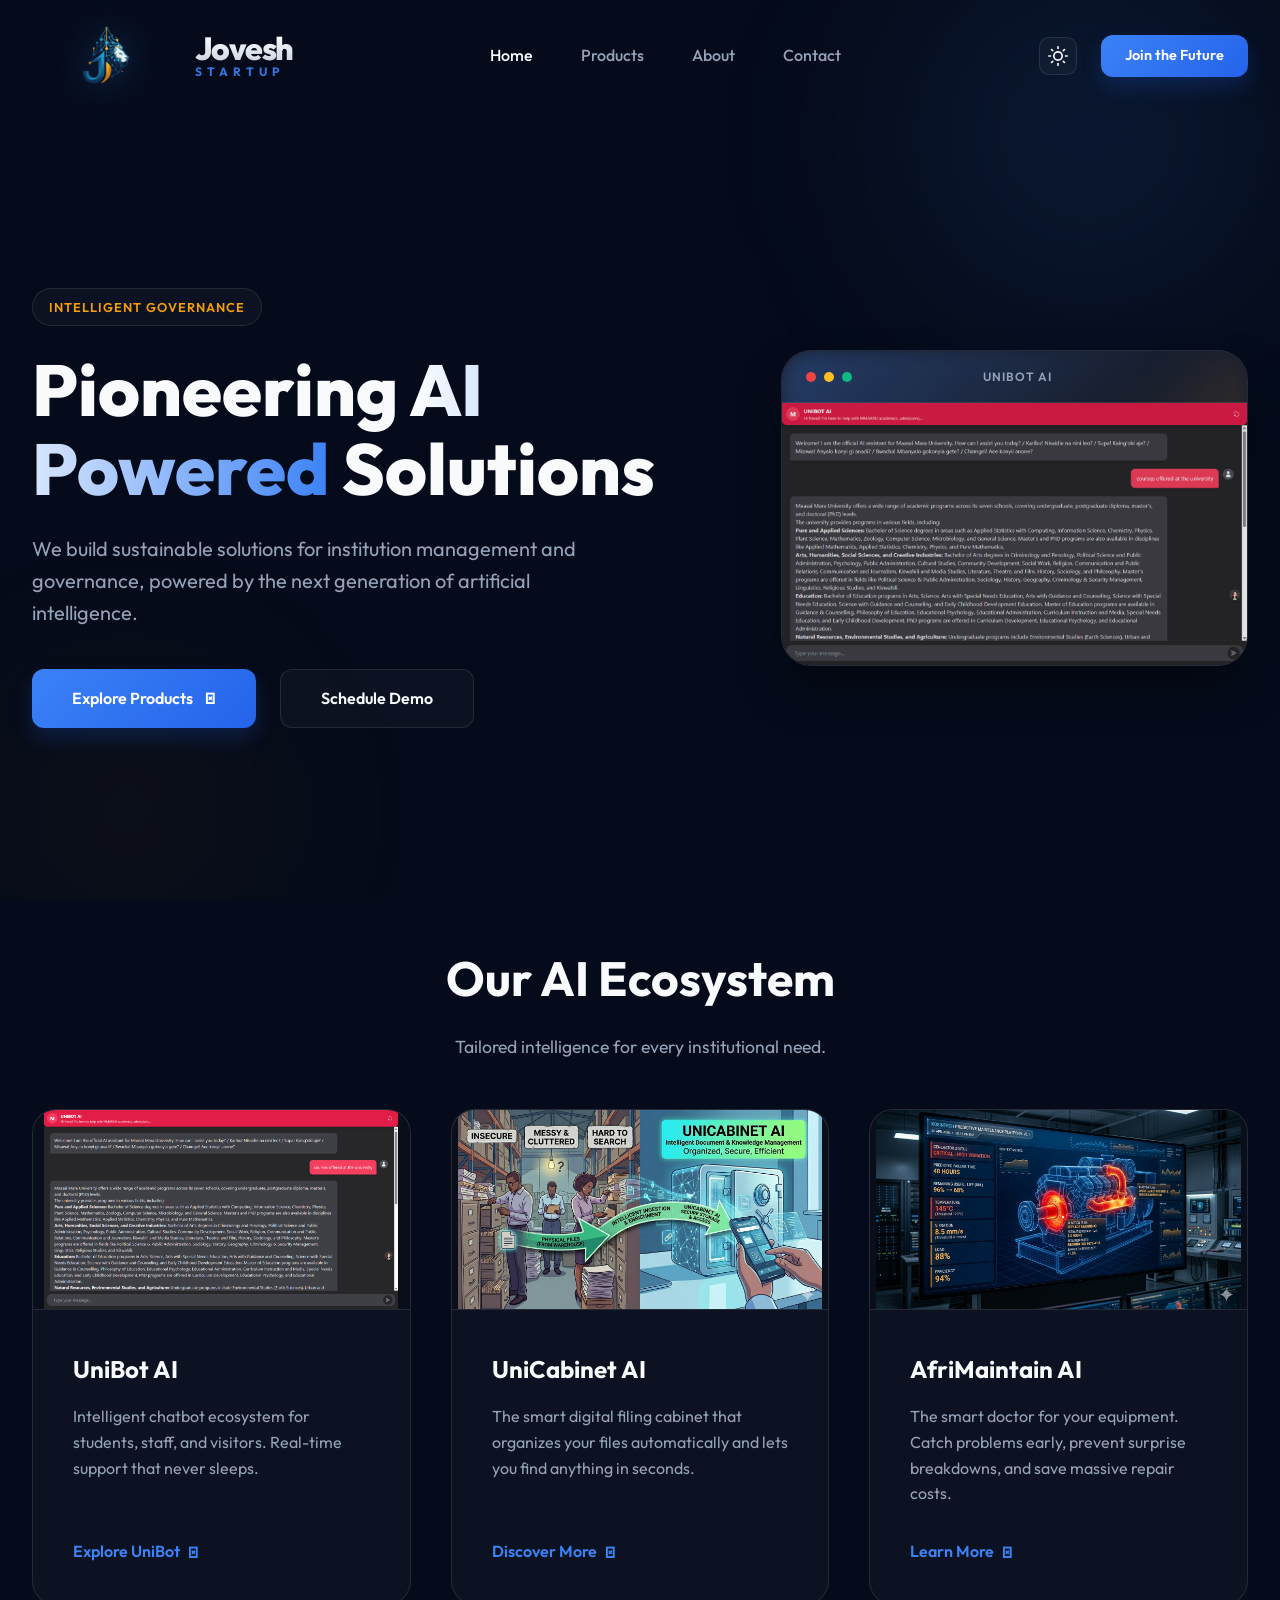
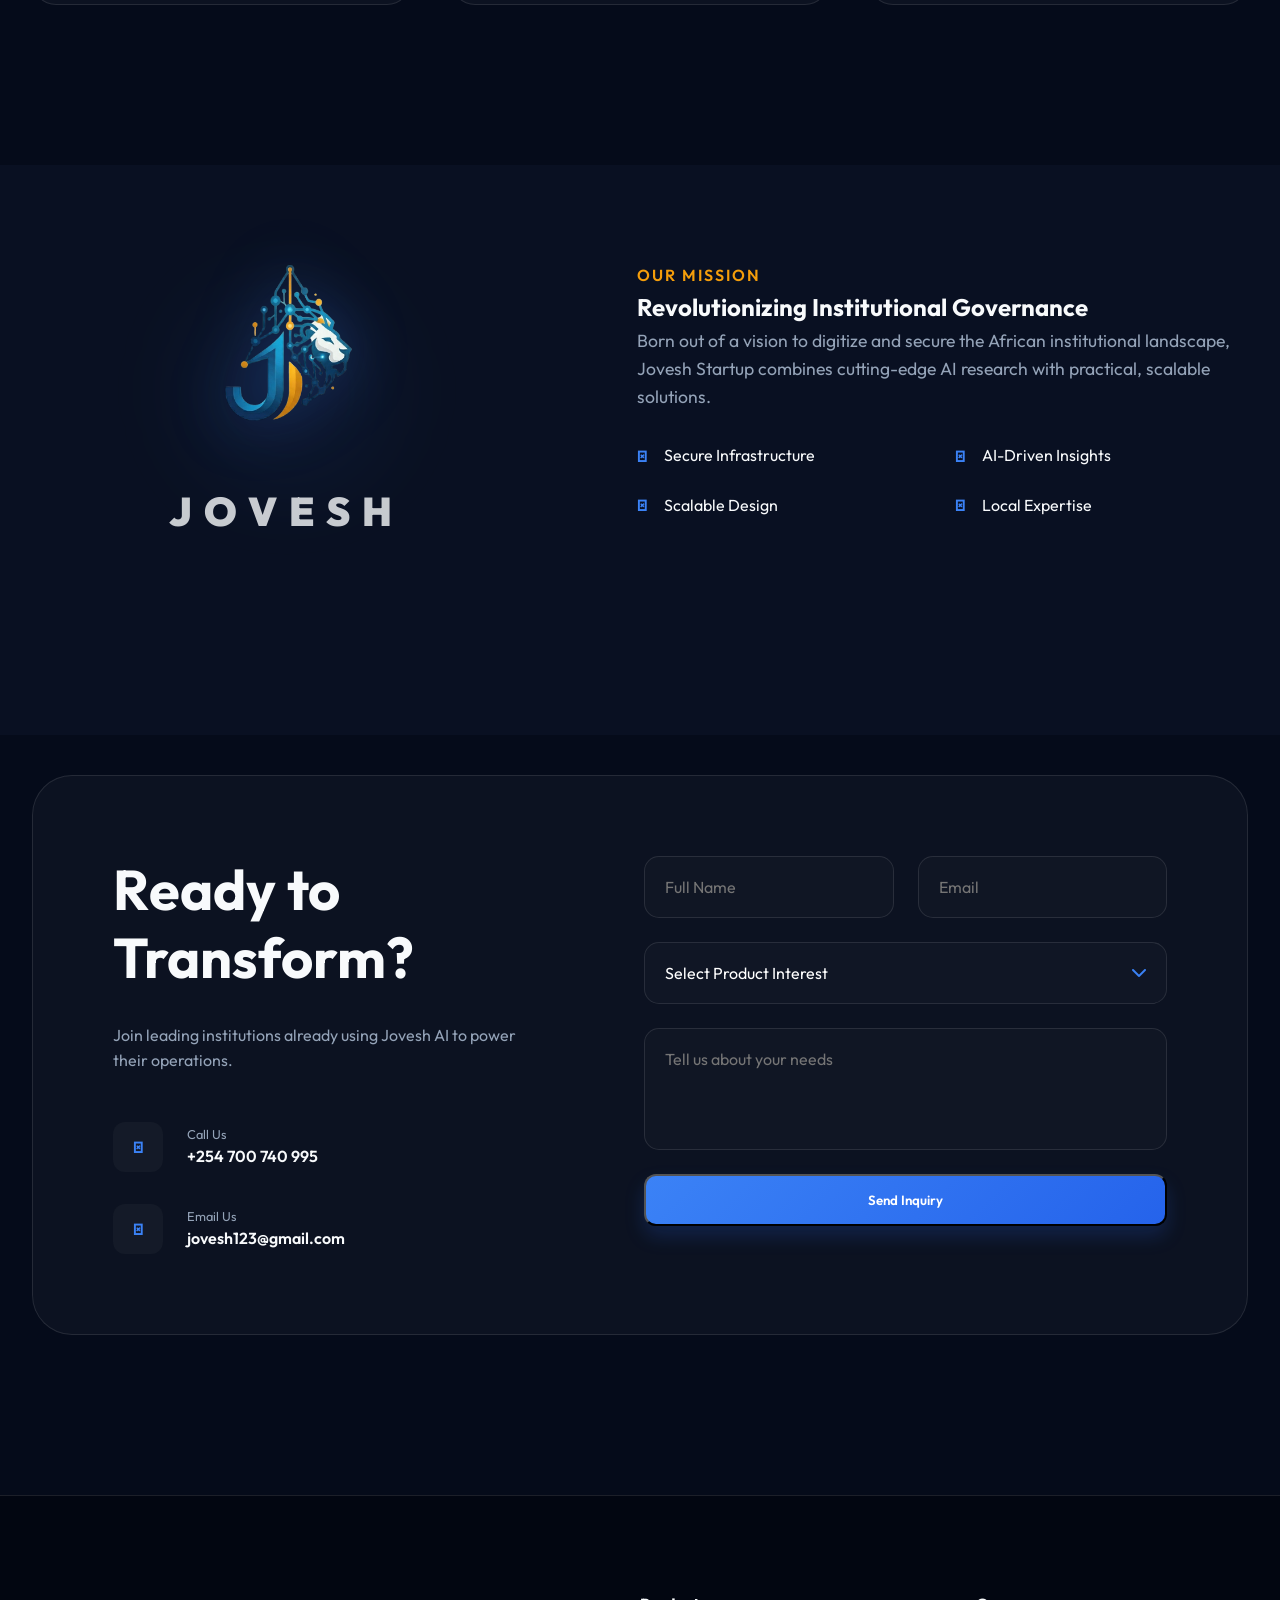
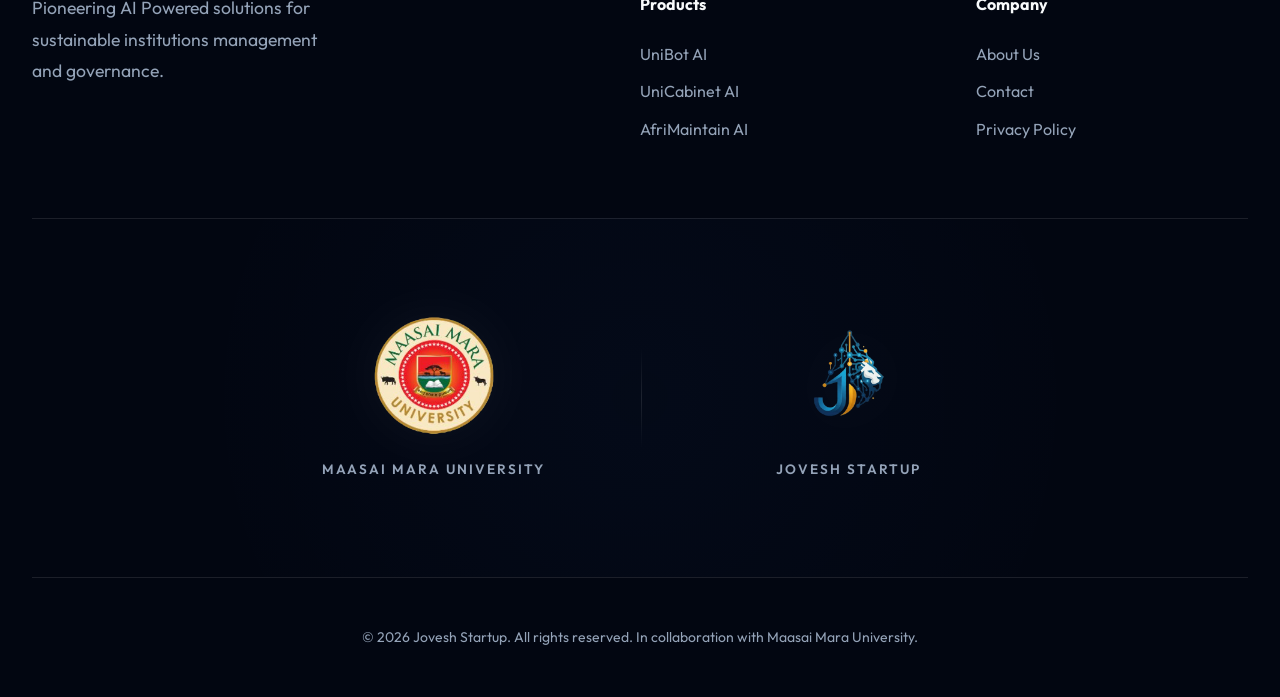
<file: index.html>
<!DOCTYPE html>
<html lang="en">

<head>
    <meta charset="UTF-8">
    <meta name="viewport" content="width=device-width, initial-scale=1.0">
    <title>Jovesh Startup | Pioneering AI Solutions</title>
    <meta name="description"
        content="Pioneering AI Powered solutions for sustainable institutions management and governance. Products include UniBot, UniCabinet AI, and AfriMaintain AI.">

    <!-- Icons -->
    <link rel="stylesheet" href="https://cdnjs.cloudflare.com/ajax/libs/font-awesome/6.4.0/css/all.min.css">

    <!-- Styles -->
    <link rel="stylesheet" href="styles.css">
</head>

<body>
    <div class="bg-glow">
        <div class="glow-1"></div>
        <div class="glow-2"></div>
    </div>

    <header id="header">
        <div class="container">
            <nav>
                <div class="logo-group">
                    <a href="#" class="logo-link">
                        <img src="assets/jovesh logo.png" alt="Jovesh Logo" class="logo-img" loading="lazy">
                        <div class="brand-text">
                            <span class="brand-name">Jovesh</span>
                            <span class="brand-tagline">Startup</span>
                        </div>
                    </a>
                </div>
                <ul class="nav-links">
                    <li><a href="#home" class="active">Home</a></li>
                    <li><a href="#products">Products</a></li>
                    <li><a href="#about">About</a></li>
                    <li><a href="#contact">Contact</a></li>
                </ul>
                <div class="header-actions">
                    <button class="theme-toggle" id="theme-toggle" aria-label="Toggle Theme">
                        <svg class="sun-icon" xmlns="http://www.w3.org/2000/svg" width="20" height="20"
                            viewBox="0 0 24 24" fill="none" stroke="currentColor" stroke-width="2"
                            stroke-linecap="round" stroke-linejoin="round">
                            <circle cx="12" cy="12" r="5"></circle>
                            <line x1="12" y1="1" x2="12" y2="3"></line>
                            <line x1="12" y1="21" x2="12" y2="23"></line>
                            <line x1="4.22" y1="4.22" x2="5.64" y2="5.64"></line>
                            <line x1="18.36" y1="18.36" x2="19.78" y2="19.78"></line>
                            <line x1="1" y1="12" x2="3" y2="12"></line>
                            <line x1="21" y1="12" x2="23" y2="12"></line>
                            <line x1="4.22" y1="19.78" x2="5.64" y2="18.36"></line>
                            <line x1="18.36" y1="5.64" x2="19.78" y2="4.22"></line>
                        </svg>
                        <svg class="moon-icon" xmlns="http://www.w3.org/2000/svg" width="20" height="20"
                            viewBox="0 0 24 24" fill="none" stroke="currentColor" stroke-width="2"
                            stroke-linecap="round" stroke-linejoin="round" style="display: none;">
                            <path d="M21 12.79A9 9 0 1 1 11.21 3 7 7 0 0 0 21 12.79z"></path>
                        </svg>
                    </button>
                    <div class="mobile-menu-toggle">
                        <svg class="menu-icon" xmlns="http://www.w3.org/2000/svg" width="24" height="24"
                            viewBox="0 0 24 24" fill="none" stroke="currentColor" stroke-width="2"
                            stroke-linecap="round" stroke-linejoin="round">
                            <line x1="3" y1="12" x2="21" y2="12"></line>
                            <line x1="3" y1="6" x2="21" y2="6"></line>
                            <line x1="3" y1="18" x2="21" y2="18"></line>
                        </svg>
                        <svg class="close-icon" xmlns="http://www.w3.org/2000/svg" width="24" height="24"
                            viewBox="0 0 24 24" fill="none" stroke="currentColor" stroke-width="2"
                            stroke-linecap="round" stroke-linejoin="round" style="display: none;">
                            <line x1="18" y1="6" x2="6" y2="18"></line>
                            <line x1="6" y1="6" x2="18" y2="18"></line>
                        </svg>
                    </div>
                    <a href="#contact" class="btn btn-primary header-cta"
                        style="padding: 0.6rem 1.5rem; font-size: 0.9rem;">Join the Future</a>
                </div>
            </nav>
        </div>
    </header>

    <main>
        <!-- Hero Section -->
        <section id="home" class="hero">
            <div class="container">
                <div class="hero-grid">
                    <div class="hero-content">
                        <span class="hero-tag">Intelligent Governance</span>
                        <h1>Pioneering <span>AI Powered</span> Solutions</h1>
                        <p>We build sustainable solutions for institution management and governance, powered by the next
                            generation of artificial intelligence.</p>
                        <div class="cta-group">
                            <a href="#products" class="btn btn-primary">
                                Explore Products
                                <i class="fa-solid fa-arrow-right"></i>
                            </a>
                            <a href="#contact" class="btn btn-outline">Schedule Demo</a>
                        </div>
                    </div>
                    <div class="hero-visual">
                        <div class="hero-card" style="padding: 0; overflow: hidden;">
                            <div class="hero-card-header">
                                <div style="display: flex; gap: 0.5rem;">
                                    <div style="width: 10px; height: 10px; background: #ef4444; border-radius: 50%;">
                                    </div>
                                    <div style="width: 10px; height: 10px; background: #fbbf24; border-radius: 50%;">
                                    </div>
                                    <div style="width: 10px; height: 10px; background: #10b981; border-radius: 50%;">
                                    </div>
                                </div>
                                <div
                                    style="font-size: 0.75rem; color: var(--text-muted); font-weight: 600; letter-spacing: 1px;">
                                    UNIBOT AI</div>
                                <div style="width: 40px;"></div> <!-- Spacer -->
                            </div>
                            <img src="assets/unibot.png" alt="UniBot AI Interface"
                                style="width: 100%; display: block; filter: brightness(0.9);">
                        </div>
                    </div>
                </div>
            </div>
        </section>

        <!-- Products Section -->
        <section id="products" class="section">
            <div class="container">
                <div class="section-title">
                    <h2>Our AI Ecosystem</h2>
                    <p>Tailored intelligence for every institutional need.</p>
                </div>
                <div class="products-grid">
                    <!-- UniBot -->
                    <div class="product-card">
                        <div class="product-image">
                            <img src="assets/unibot.png" alt="UniBot AI" loading="lazy">
                        </div>
                        <div class="product-info">
                            <h3>UniBot AI</h3>
                            <p>Intelligent chatbot ecosystem for students, staff, and visitors. Real-time support that
                                never sleeps.</p>
                            <a href="https://unibot-ai.vercel.app/" target="_blank" class="learn-more">
                                Explore UniBot
                                <i class="fa-solid fa-chevron-right"></i>
                            </a>
                        </div>
                    </div>
                    <!-- UniCabinet AI -->
                    <div class="product-card">
                        <div class="product-image">
                            <img src="assets/UniCabinet AI.png" alt="UniCabinet AI" loading="lazy">
                        </div>
                        <div class="product-info">
                            <h3>UniCabinet AI</h3>
                            <p>The smart digital filing cabinet that organizes your files automatically and lets you
                                find anything in seconds.</p>
                            <a href="unicabinet.html" class="learn-more">
                                Discover More
                                <i class="fa-solid fa-chevron-right"></i>
                            </a>
                        </div>
                    </div>
                    <div class="product-card">
                        <div class="product-image">
                            <img src="assets/AfriMaintain AI.png" alt="AfriMaintain AI" loading="lazy">
                        </div>
                        <div class="product-info">
                            <h3>AfriMaintain AI</h3>
                            <p>The smart doctor for your equipment. Catch problems early, prevent surprise breakdowns,
                                and save massive repair costs.</p>
                            <a href="afrimaintain.html" class="learn-more">
                                Learn More
                                <i class="fa-solid fa-chevron-right"></i>
                            </a>
                        </div>
                    </div>
                </div>
        </section>

        <!-- About Section -->
        <section id="about" class="section about-section">
            <div class="container">
                <div class="about-grid">
                    <div class="about-visual">
                        <div class="about-logo-wrapper"
                            style="display: flex; flex-direction: column; align-items: center;">
                            <img src="assets/jovesh logo.png" alt="About Jovesh" class="about-logo-main" loading="lazy">
                            <h3 class="about-logo-title">JOVESH</h3>
                            <div class="logo-glow"></div>
                        </div>
                    </div>
                    <div>
                        <span
                            style="color: var(--gold); font-weight: 600; text-transform: uppercase; letter-spacing: 2px;">Our
                            Mission</span>
                        <h2 class="about-heading">Revolutionizing Institutional Governance</h2>
                        <p style="font-size: 1.1rem; color: var(--text-muted); margin-bottom: 2rem;">
                            Born out of a vision to digitize and secure the African institutional landscape, Jovesh
                            Startup combines cutting-edge AI research with practical, scalable solutions.
                        </p>
                        <ul style="list-style: none; display: grid; grid-template-columns: 1fr 1fr; gap: 1.5rem;">
                            <li style="display: flex; align-items: center; gap: 1rem;">
                                <i class="fa-solid fa-circle-check" style="color: var(--accent);"></i>
                                <span>Secure Infrastructure</span>
                            </li>
                            <li style="display: flex; align-items: center; gap: 1rem;">
                                <i class="fa-solid fa-circle-check" style="color: var(--accent);"></i>
                                <span>AI-Driven Insights</span>
                            </li>
                            <li style="display: flex; align-items: center; gap: 1rem;">
                                <i class="fa-solid fa-circle-check" style="color: var(--accent);"></i>
                                <span>Scalable Design</span>
                            </li>
                            <li style="display: flex; align-items: center; gap: 1rem;">
                                <i class="fa-solid fa-circle-check" style="color: var(--accent);"></i>
                                <span>Local Expertise</span>
                            </li>
                        </ul>
                    </div>
                </div>
            </div>
        </section>

        <!-- Contact Section -->
        <section id="contact" class="section">
            <div class="container">
                <div class="contact-card-wrapper">
                    <div>
                        <h2>Ready to <br><span>Transform?</span></h2>
                        <p style="margin: 2rem 0 3rem; color: var(--text-muted);">Join leading institutions already
                            using Jovesh AI to power their operations.</p>

                        <div style="display: flex; flex-direction: column; gap: 2rem;">
                            <div style="display: flex; align-items: center; gap: 1.5rem;">
                                <div
                                    style="width: 50px; height: 50px; background: var(--glass); border-radius: 12px; display: flex; align-items: center; justify-content: center; color: var(--accent);">
                                    <i class="fa-solid fa-phone"></i>
                                </div>
                                <div>
                                    <p style="font-size: 0.8rem; color: var(--text-muted);">Call Us</p>
                                    <p style="font-weight: 600;">+254 700 740 995</p>
                                </div>
                            </div>
                            <div style="display: flex; align-items: center; gap: 1.5rem;">
                                <div
                                    style="width: 50px; height: 50px; background: var(--glass); border-radius: 12px; display: flex; align-items: center; justify-content: center; color: var(--accent);">
                                    <i class="fa-solid fa-envelope"></i>
                                </div>
                                <div>
                                    <p style="font-size: 0.8rem; color: var(--text-muted);">Email Us</p>
                                    <p style="font-weight: 600;">jovesh123@gmail.com</p>
                                </div>
                            </div>
                        </div>
                    </div>
                    <form id="contact-form" action="https://formspree.io/f/xjglvqrb" method="POST" class="contact-form">
                        <div class="form-grid">
                            <input type="text" name="name" placeholder="Full Name" required class="form-input">
                            <input type="email" name="email" placeholder="Email" required class="form-input">
                        </div>
                        <div class="select-wrapper">
                            <select name="product" required class="form-select">
                                <option value="" disabled selected>Select Product Interest</option>
                                <option value="UniBot AI">UniBot AI</option>
                                <option value="UniCabinet AI">UniCabinet AI</option>
                                <option value="AfriMaintain AI">AfriMaintain AI</option>
                                <option value="Customized Solution">Other / Customized Solution</option>
                            </select>
                        </div>
                        <textarea name="message" placeholder="Tell us about your needs" rows="4" required
                            class="form-textarea"></textarea>
                        <button type="submit" class="btn btn-primary" style="justify-content: center;">Send
                            Inquiry</button>
                    </form>
                </div>
            </div>
        </section>
    </main>

    <footer>
        <div class="container">
            <div class="footer-grid">
                <div class="footer-brand">
                    <p
                        style="color: var(--text-muted); max-width: 300px; margin-bottom: 2rem; font-size: 1.1rem; line-height: 1.8;">
                        Pioneering AI Powered solutions for
                        sustainable institutions management and governance.</p>
                    <div class="footer-collab" style="display: none;">
                        <p
                            style="font-size: 0.75rem; color: var(--text-muted); margin-bottom: 0.5rem; text-transform: uppercase; letter-spacing: 1px;">
                            Official Partner</p>
                        <img src="assets/university_logo.png" alt="Maasai Mara University"
                            style="height: 60px; filter: grayscale(1) brightness(1.5); opacity: 0.8;" loading="lazy">
                    </div>
                </div>
                <div class="footer-links">
                    <h4>Products</h4>
                    <ul>
                        <li><a href="#">UniBot AI</a></li>
                        <li><a href="#">UniCabinet AI</a></li>
                        <li><a href="#">AfriMaintain AI</a></li>
                    </ul>
                </div>
                <div class="footer-links">
                    <h4>Company</h4>
                    <ul>
                        <li><a href="#about">About Us</a></li>
                        <li><a href="#contact">Contact</a></li>
                        <li><a href="#">Privacy Policy</a></li>
                    </ul>
                </div>
            </div>

            <div class="footer-partners">
                <div class="partner-logos">
                    <div class="partner-item">
                        <img src="assets/university_logo.png" alt="Maasai Mara University" class="partner-img"
                            loading="lazy">
                        <span>Maasai Mara University</span>
                    </div>
                    <div class="partner-divider"></div>
                    <div class="partner-item">
                        <img src="assets/jovesh logo.png" alt="Jovesh Logo" class="partner-img" loading="lazy">
                        <span>Jovesh Startup</span>
                    </div>
                </div>
            </div>

            <div class="footer-bottom">
                <p>&copy; 2026 Jovesh Startup. All rights reserved. In collaboration with Maasai Mara University.</p>
            </div>
        </div>
    </footer>

    <script src="script.js"></script>
</body>

</html>
</file>
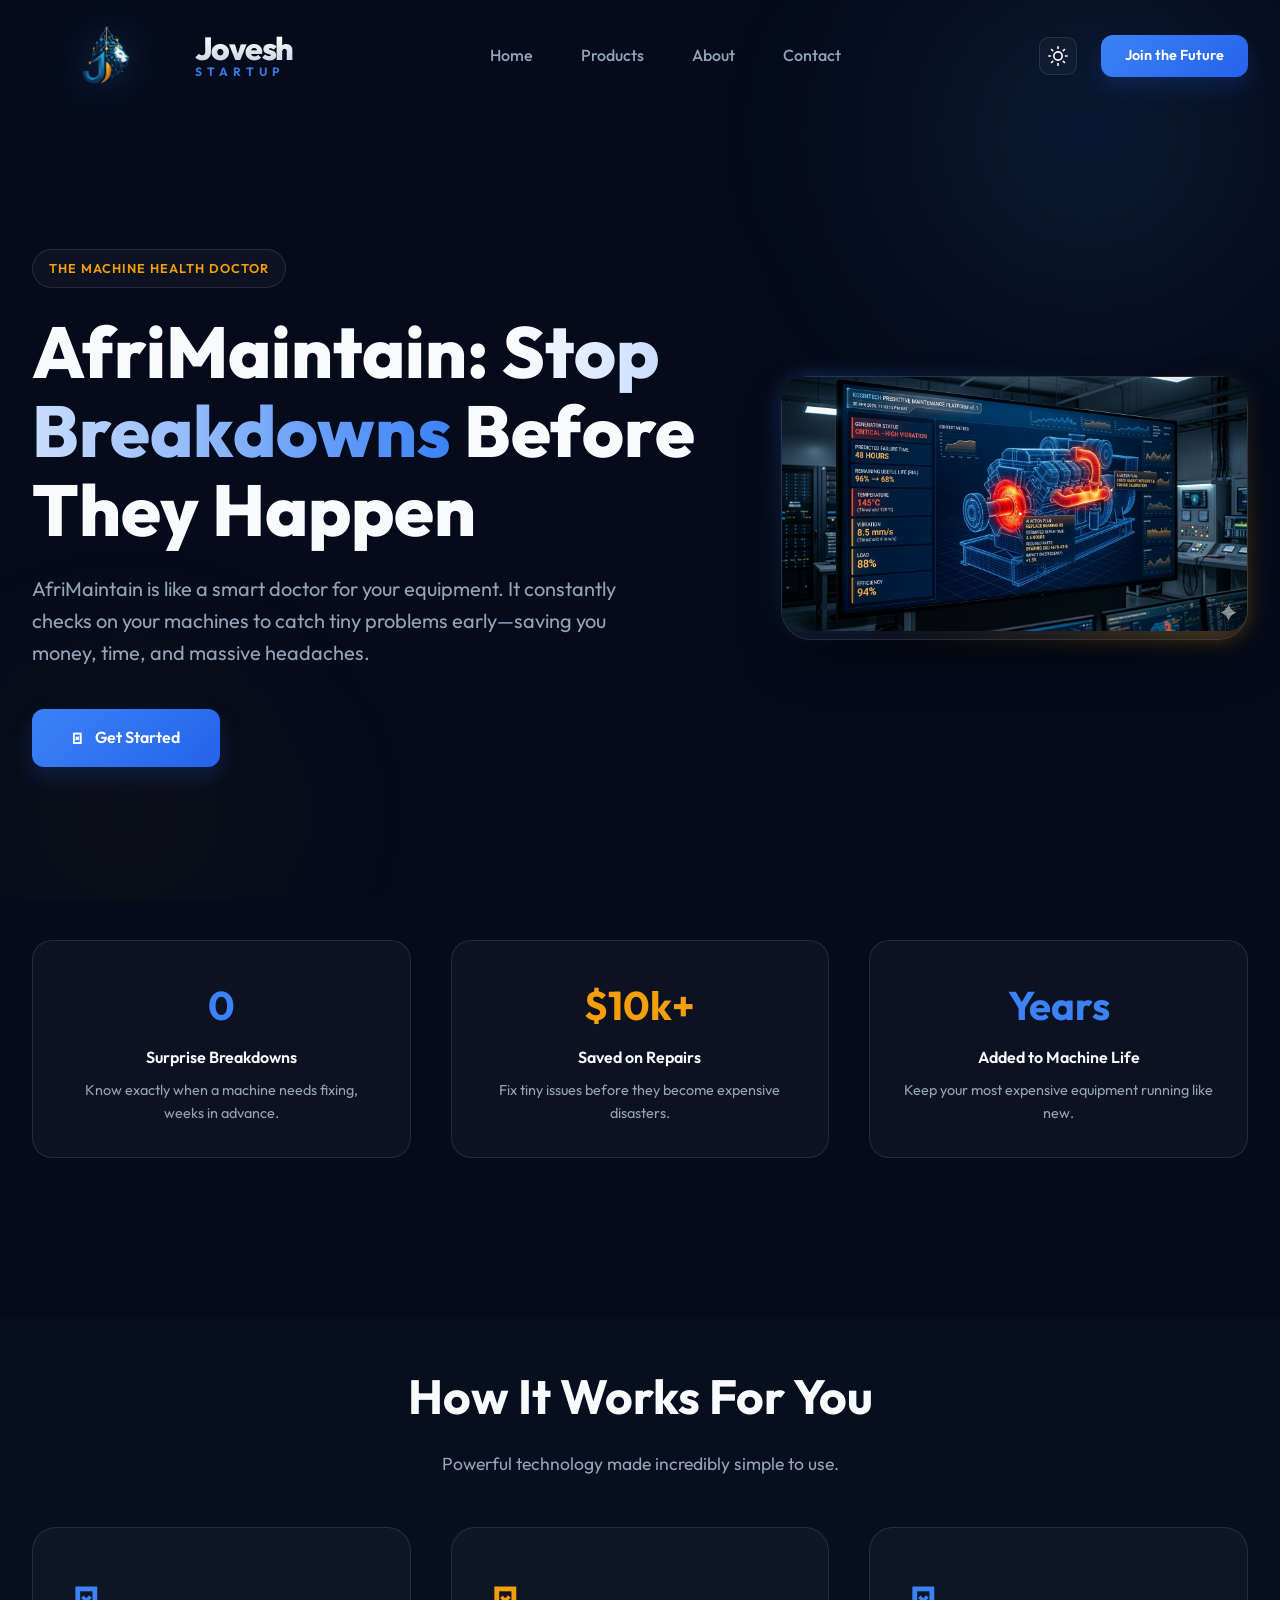
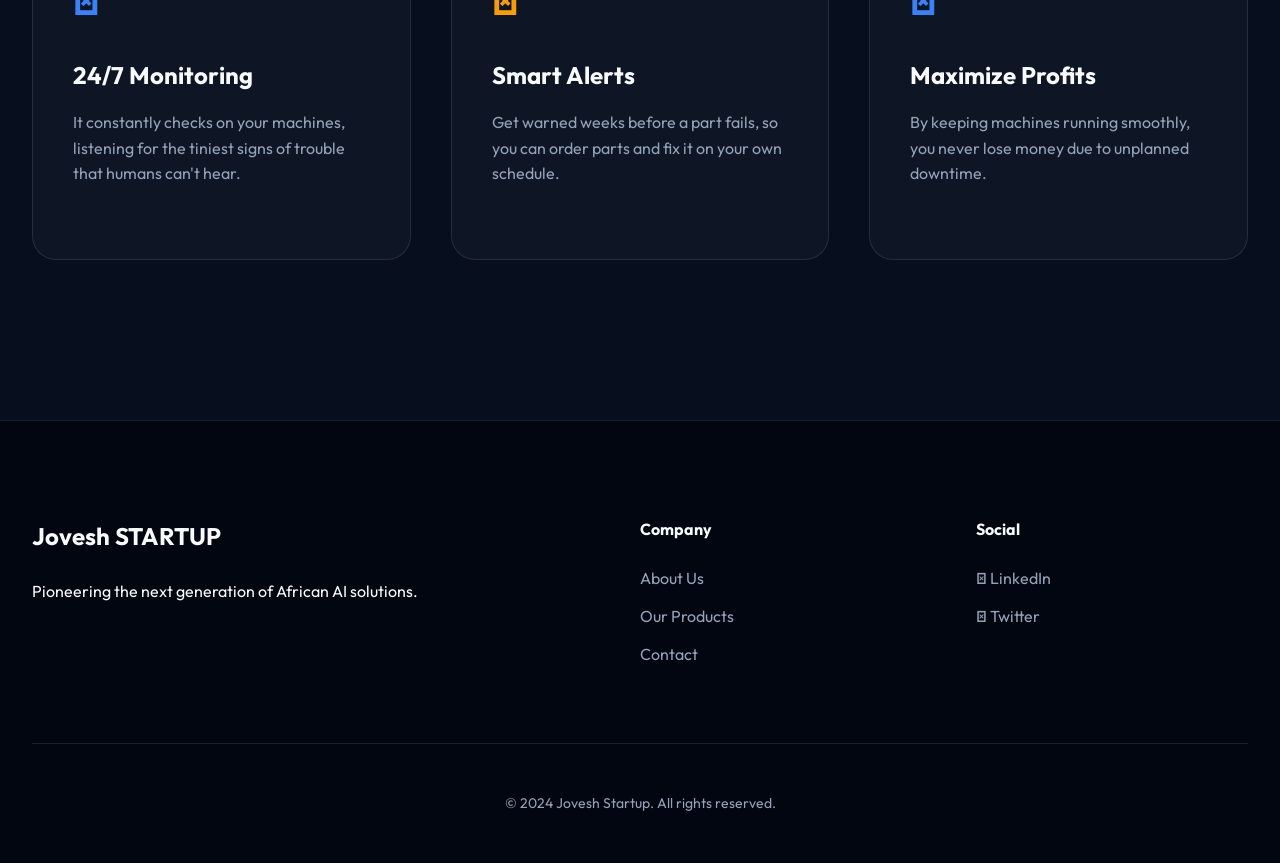
<file: afrimaintain.html>
<!DOCTYPE html>
<html lang="en">

<head>
    <meta charset="UTF-8">
    <meta name="viewport" content="width=device-width, initial-scale=1.0">
    <title>AfriMaintain AI | Jovesh Startup</title>
    <meta name="description" content="Predictive equipment maintenance and AI-driven failure detection for industrial efficiency.">
    <link rel="stylesheet" href="styles.css">
    <link rel="stylesheet" href="https://cdnjs.cloudflare.com/ajax/libs/font-awesome/6.4.0/css/all.min.css">
</head>

<body>
    <div class="bg-glow">
        <div class="glow-1"></div>
        <div class="glow-2"></div>
    </div>

    <!-- Header -->
    <header id="header">
        <div class="container">
            <nav>
                <a href="index.html" class="logo-link">
                    <img src="assets/jovesh logo.png" alt="Jovesh Logo" class="logo-img">
                    <div class="brand-text">
                        <span class="brand-name">Jovesh</span>
                        <span class="brand-tagline">STARTUP</span>
                    </div>
                </a>
                <ul class="nav-links">
                    <li><a href="index.html#home">Home</a></li>
                    <li><a href="index.html#products">Products</a></li>
                    <li><a href="index.html#about">About</a></li>
                    <li><a href="index.html#contact">Contact</a></li>
                </ul>
                <div class="header-actions">
                    <button class="theme-toggle" id="theme-toggle-afri" aria-label="Toggle Theme">
                        <svg class="sun-icon" xmlns="http://www.w3.org/2000/svg" width="20" height="20" viewBox="0 0 24 24" fill="none" stroke="currentColor" stroke-width="2" stroke-linecap="round" stroke-linejoin="round"><circle cx="12" cy="12" r="5"></circle><line x1="12" y1="1" x2="12" y2="3"></line><line x1="12" y1="21" x2="12" y2="23"></line><line x1="4.22" y1="4.22" x2="5.64" y2="5.64"></line><line x1="18.36" y1="18.36" x2="19.78" y2="19.78"></line><line x1="1" y1="12" x2="3" y2="12"></line><line x1="21" y1="12" x2="23" y2="12"></line><line x1="4.22" y1="19.78" x2="5.64" y2="18.36"></line><line x1="18.36" y1="5.64" x2="19.78" y2="4.22"></line></svg>
                        <svg class="moon-icon" xmlns="http://www.w3.org/2000/svg" width="20" height="20" viewBox="0 0 24 24" fill="none" stroke="currentColor" stroke-width="2" stroke-linecap="round" stroke-linejoin="round" style="display: none;"><path d="M21 12.79A9 9 0 1 1 11.21 3 7 7 0 0 0 21 12.79z"></path></svg>
                    </button>
                    <div class="mobile-menu-toggle">
                        <svg class="menu-icon" xmlns="http://www.w3.org/2000/svg" width="24" height="24" viewBox="0 0 24 24" fill="none" stroke="currentColor" stroke-width="2" stroke-linecap="round" stroke-linejoin="round"><line x1="3" y1="12" x2="21" y2="12"></line><line x1="3" y1="6" x2="21" y2="6"></line><line x1="3" y1="18" x2="21" y2="18"></line></svg>
                        <svg class="close-icon" xmlns="http://www.w3.org/2000/svg" width="24" height="24" viewBox="0 0 24 24" fill="none" stroke="currentColor" stroke-width="2" stroke-linecap="round" stroke-linejoin="round" style="display: none;"><line x1="18" y1="6" x2="6" y2="18"></line><line x1="6" y1="6" x2="18" y2="18"></line></svg>
                    </div>
                    <a href="index.html#contact" class="btn btn-primary header-cta" style="padding: 0.6rem 1.5rem; font-size: 0.9rem;">Join the Future</a>
                </div>
            </nav>
        </div>
    </header>

    <main>
        <!-- Product Hero -->
        <section class="hero">
            <div class="container">
                <div class="hero-grid">
                    <div class="hero-content">
                        <span class="hero-tag">The Machine Health Doctor</span>
                        <h1>AfriMaintain: <span>Stop Breakdowns</span> Before They Happen</h1>
                        <p>AfriMaintain is like a smart doctor for your equipment. It constantly checks on your machines to catch tiny problems early—saving you money, time, and massive headaches.</p>
                        <div class="cta-group">
                            <a href="index.html#contact" class="btn btn-primary">
                                <i class="fa-solid fa-gear"></i>
                                Get Started
                            </a>
                        </div>
                    </div>
                    <div class="hero-visual">
                        <div class="hero-card">
                            <img src="assets/AfriMaintain AI.png" alt="AfriMaintain AI" style="width: 100%; border-radius: 20px;">
                        </div>
                    </div>
                </div>
            </div>
        </section>

        <!-- Real World Impact -->
        <section class="section">
            <div class="container">
                <div class="products-grid" style="text-align: center;">
                    <div style="background: var(--glass); padding: 2rem; border-radius: 20px; border: 1px solid var(--glass-border);">
                        <h3 style="font-size: 2.5rem; color: var(--accent); margin-bottom: 0.5rem;">0</h3>
                        <p style="font-weight: 600;">Surprise Breakdowns</p>
                        <p style="font-size: 0.9rem; color: var(--text-muted); margin-top: 0.5rem;">Know exactly when a machine needs fixing, weeks in advance.</p>
                    </div>
                    <div style="background: var(--glass); padding: 2rem; border-radius: 20px; border: 1px solid var(--glass-border);">
                        <h3 style="font-size: 2.5rem; color: var(--gold); margin-bottom: 0.5rem;">$10k+</h3>
                        <p style="font-weight: 600;">Saved on Repairs</p>
                        <p style="font-size: 0.9rem; color: var(--text-muted); margin-top: 0.5rem;">Fix tiny issues before they become expensive disasters.</p>
                    </div>
                    <div style="background: var(--glass); padding: 2rem; border-radius: 20px; border: 1px solid var(--glass-border);">
                        <h3 style="font-size: 2.5rem; color: var(--accent); margin-bottom: 0.5rem;">Years</h3>
                        <p style="font-weight: 600;">Added to Machine Life</p>
                        <p style="font-size: 0.9rem; color: var(--text-muted); margin-top: 0.5rem;">Keep your most expensive equipment running like new.</p>
                    </div>
                </div>
            </div>
        </section>

        <!-- Deep Dive Features -->
        <section class="section" style="background: rgba(15, 23, 42, 0.3);">
            <div class="container">
                <div class="section-title">
                    <h2>How It Works For You</h2>
                    <p>Powerful technology made incredibly simple to use.</p>
                </div>
                <div class="products-grid">
                    <div class="product-card">
                        <div class="product-info">
                            <div style="font-size: 2.5rem; color: var(--accent); margin-bottom: 1.5rem;">
                                <i class="fa-solid fa-ear-listen"></i>
                            </div>
                            <h3>24/7 Monitoring</h3>
                            <p>It constantly checks on your machines, listening for the tiniest signs of trouble that humans can't hear.</p>
                        </div>
                    </div>
                    <div class="product-card">
                        <div class="product-info">
                            <div style="font-size: 2.5rem; color: var(--gold); margin-bottom: 1.5rem;">
                                <i class="fa-solid fa-bell"></i>
                            </div>
                            <h3>Smart Alerts</h3>
                            <p>Get warned weeks before a part fails, so you can order parts and fix it on your own schedule.</p>
                        </div>
                    </div>
                    <div class="product-card">
                        <div class="product-info">
                            <div style="font-size: 2.5rem; color: var(--accent); margin-bottom: 1.5rem;">
                                <i class="fa-solid fa-arrow-trend-up"></i>
                            </div>
                            <h3>Maximize Profits</h3>
                            <p>By keeping machines running smoothly, you never lose money due to unplanned downtime.</p>
                        </div>
                    </div>
                </div>
            </div>
        </section>
    </main>

    <!-- Footer -->
    <footer>
        <div class="container">
            <div class="footer-grid">
                <div class="footer-brand">
                    <h2>Jovesh <span>STARTUP</span></h2>
                    <p>Pioneering the next generation of African AI solutions.</p>
                </div>
                <div class="footer-links">
                    <h4>Company</h4>
                    <ul>
                        <li><a href="index.html#about">About Us</a></li>
                        <li><a href="index.html#products">Our Products</a></li>
                        <li><a href="index.html#contact">Contact</a></li>
                    </ul>
                </div>
                <div class="footer-links">
                    <h4>Social</h4>
                    <ul>
                        <li><a href="#"><i class="fa-brands fa-linkedin"></i> LinkedIn</a></li>
                        <li><a href="#"><i class="fa-brands fa-twitter"></i> Twitter</a></li>
                    </ul>
                </div>
            </div>
            <div class="footer-bottom">
                <p>&copy; 2024 Jovesh Startup. All rights reserved.</p>
            </div>
        </div>
    </footer>

    <script src="script.js"></script>
</body>

</html>
</file>
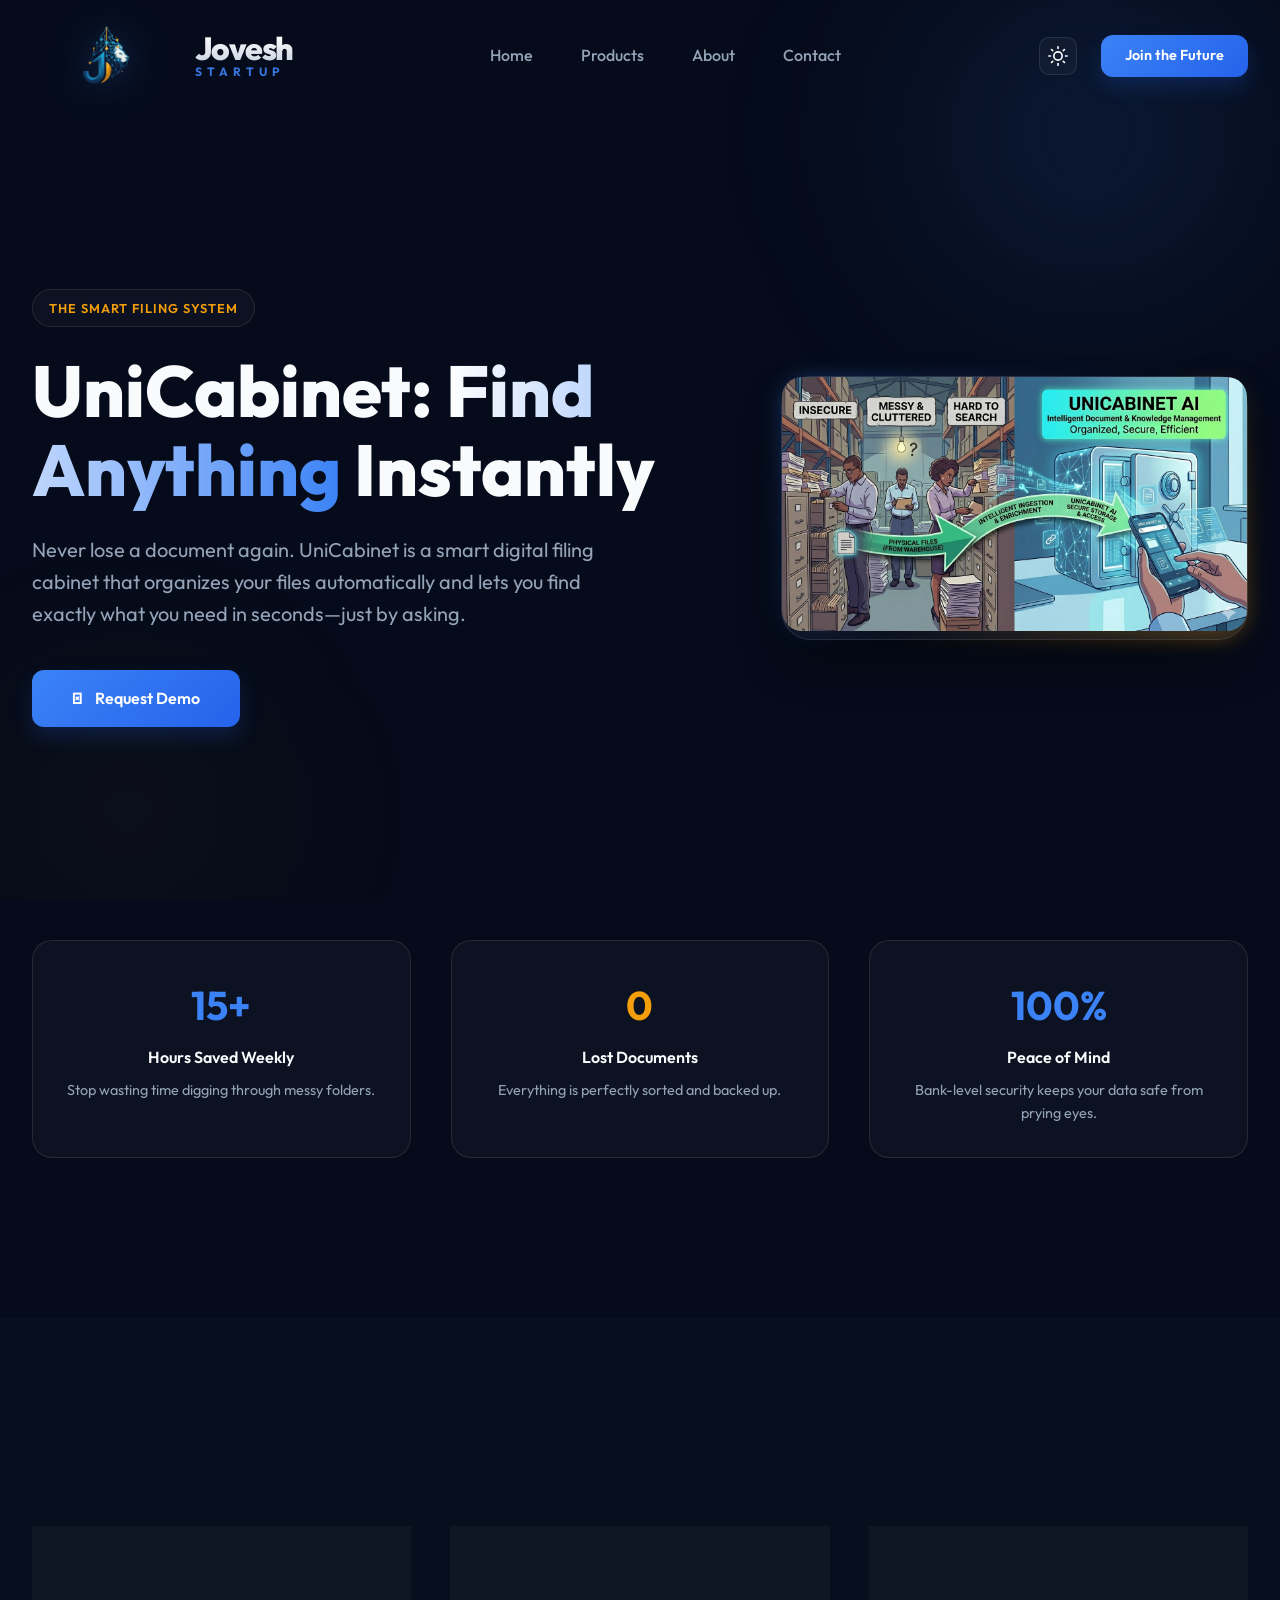
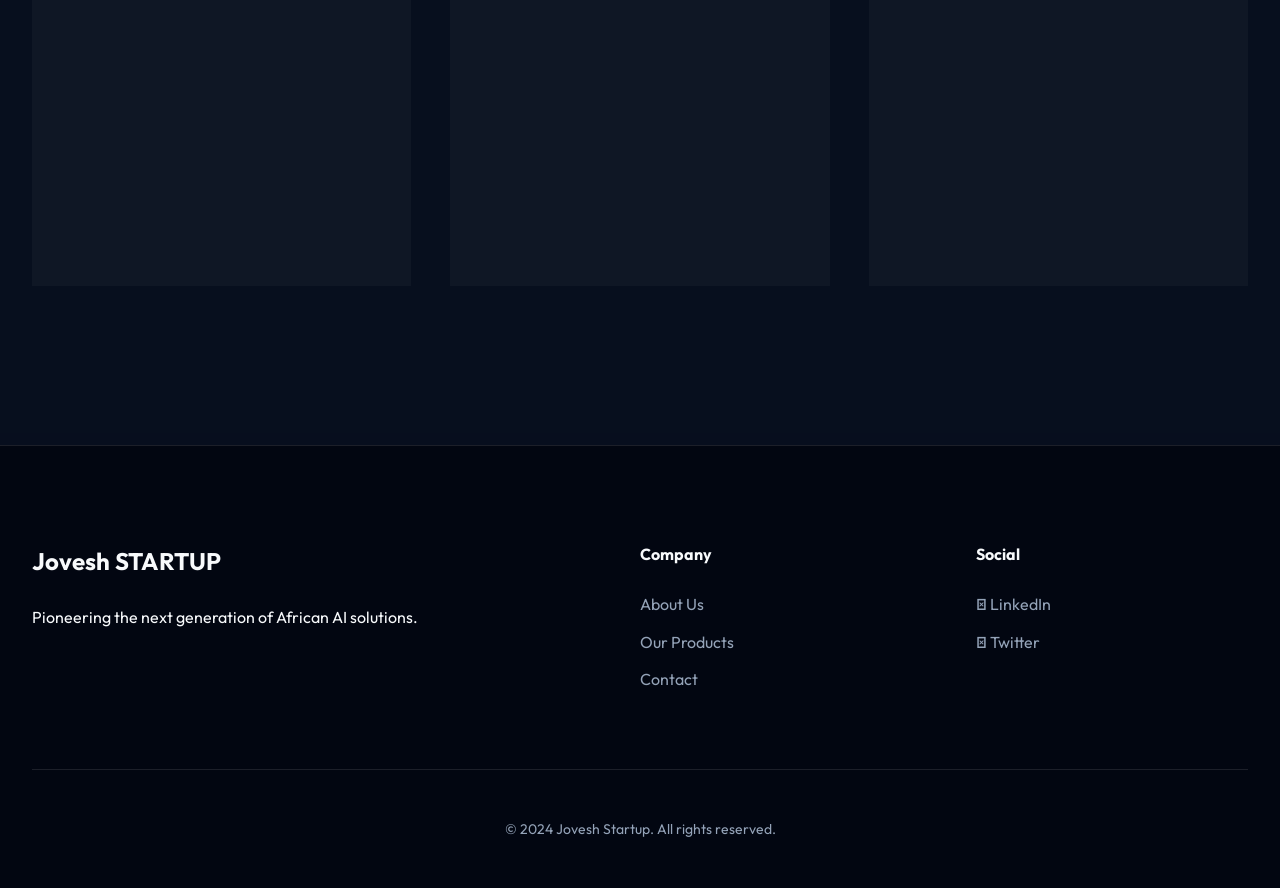
<file: unicabinet.html>
<!DOCTYPE html>
<html lang="en">

<head>
    <meta charset="UTF-8">
    <meta name="viewport" content="width=device-width, initial-scale=1.0">
    <title>UniCabinet AI | Jovesh Startup</title>
    <meta name="description" content="Secure, intelligent digital file management and institutional knowledge ingestion.">
    <link rel="stylesheet" href="styles.css">
    <link rel="stylesheet" href="https://cdnjs.cloudflare.com/ajax/libs/font-awesome/6.4.0/css/all.min.css">
</head>

<body>
    <div class="bg-glow">
        <div class="glow-1"></div>
        <div class="glow-2"></div>
    </div>

    <!-- Header -->
    <header id="header">
        <div class="container">
            <nav>
                <a href="index.html" class="logo-link">
                    <img src="assets/jovesh logo.png" alt="Jovesh Logo" class="logo-img">
                    <div class="brand-text">
                        <span class="brand-name">Jovesh</span>
                        <span class="brand-tagline">STARTUP</span>
                    </div>
                </a>
                <ul class="nav-links">
                    <li><a href="index.html#home">Home</a></li>
                    <li><a href="index.html#products">Products</a></li>
                    <li><a href="index.html#about">About</a></li>
                    <li><a href="index.html#contact">Contact</a></li>
                </ul>
                <div class="header-actions">
                    <button class="theme-toggle" id="theme-toggle-uni" aria-label="Toggle Theme">
                        <svg class="sun-icon" xmlns="http://www.w3.org/2000/svg" width="20" height="20" viewBox="0 0 24 24" fill="none" stroke="currentColor" stroke-width="2" stroke-linecap="round" stroke-linejoin="round"><circle cx="12" cy="12" r="5"></circle><line x1="12" y1="1" x2="12" y2="3"></line><line x1="12" y1="21" x2="12" y2="23"></line><line x1="4.22" y1="4.22" x2="5.64" y2="5.64"></line><line x1="18.36" y1="18.36" x2="19.78" y2="19.78"></line><line x1="1" y1="12" x2="3" y2="12"></line><line x1="21" y1="12" x2="23" y2="12"></line><line x1="4.22" y1="19.78" x2="5.64" y2="18.36"></line><line x1="18.36" y1="5.64" x2="19.78" y2="4.22"></line></svg>
                        <svg class="moon-icon" xmlns="http://www.w3.org/2000/svg" width="20" height="20" viewBox="0 0 24 24" fill="none" stroke="currentColor" stroke-width="2" stroke-linecap="round" stroke-linejoin="round" style="display: none;"><path d="M21 12.79A9 9 0 1 1 11.21 3 7 7 0 0 0 21 12.79z"></path></svg>
                    </button>
                    <div class="mobile-menu-toggle">
                        <svg class="menu-icon" xmlns="http://www.w3.org/2000/svg" width="24" height="24" viewBox="0 0 24 24" fill="none" stroke="currentColor" stroke-width="2" stroke-linecap="round" stroke-linejoin="round"><line x1="3" y1="12" x2="21" y2="12"></line><line x1="3" y1="6" x2="21" y2="6"></line><line x1="3" y1="18" x2="21" y2="18"></line></svg>
                        <svg class="close-icon" xmlns="http://www.w3.org/2000/svg" width="24" height="24" viewBox="0 0 24 24" fill="none" stroke="currentColor" stroke-width="2" stroke-linecap="round" stroke-linejoin="round" style="display: none;"><line x1="18" y1="6" x2="6" y2="18"></line><line x1="6" y1="6" x2="18" y2="18"></line></svg>
                    </div>
                    <a href="index.html#contact" class="btn btn-primary header-cta" style="padding: 0.6rem 1.5rem; font-size: 0.9rem;">Join the Future</a>
                </div>
            </nav>
        </div>
    </header>

    <main>
        <!-- Product Hero -->
        <section class="hero">
            <div class="container">
                <div class="hero-grid">
                    <div class="hero-content">
                        <span class="hero-tag">The Smart Filing System</span>
                        <h1>UniCabinet: <span>Find Anything</span> Instantly</h1>
                        <p>Never lose a document again. UniCabinet is a smart digital filing cabinet that organizes your files automatically and lets you find exactly what you need in seconds—just by asking.</p>
                        <div class="cta-group">
                            <a href="index.html#contact" class="btn btn-primary">
                                <i class="fa-solid fa-paper-plane"></i>
                                Request Demo
                            </a>
                        </div>
                    </div>
                    <div class="hero-visual">
                        <div class="hero-card">
                            <img src="assets/UniCabinet AI.png" alt="UniCabinet AI" style="width: 100%; border-radius: 20px;">
                        </div>
                    </div>
                </div>
            </div>
        </section>

        <!-- Real World Impact -->
        <section class="section">
            <div class="container">
                <div class="products-grid" style="text-align: center;">
                    <div style="background: var(--glass); padding: 2rem; border-radius: 20px; border: 1px solid var(--glass-border);">
                        <h3 style="font-size: 2.5rem; color: var(--accent); margin-bottom: 0.5rem;">15+</h3>
                        <p style="font-weight: 600;">Hours Saved Weekly</p>
                        <p style="font-size: 0.9rem; color: var(--text-muted); margin-top: 0.5rem;">Stop wasting time digging through messy folders.</p>
                    </div>
                    <div style="background: var(--glass); padding: 2rem; border-radius: 20px; border: 1px solid var(--glass-border);">
                        <h3 style="font-size: 2.5rem; color: var(--gold); margin-bottom: 0.5rem;">0</h3>
                        <p style="font-weight: 600;">Lost Documents</p>
                        <p style="font-size: 0.9rem; color: var(--text-muted); margin-top: 0.5rem;">Everything is perfectly sorted and backed up.</p>
                    </div>
                    <div style="background: var(--glass); padding: 2rem; border-radius: 20px; border: 1px solid var(--glass-border);">
                        <h3 style="font-size: 2.5rem; color: var(--accent); margin-bottom: 0.5rem;">100%</h3>
                        <p style="font-weight: 600;">Peace of Mind</p>
                        <p style="font-size: 0.9rem; color: var(--text-muted); margin-top: 0.5rem;">Bank-level security keeps your data safe from prying eyes.</p>
                    </div>
                </div>
            </div>
        </section>

        <!-- Deep Dive Features -->
        <section class="section" style="background: rgba(15, 23, 42, 0.3);">
            <div class="container">
                <div class="section-title">
                    <h2>How It Works For You</h2>
                    <p>Powerful technology made incredibly simple to use.</p>
                </div>
                <div class="products-grid">
                    <div class="product-card">
                        <div class="product-info">
                            <div style="font-size: 2.5rem; color: var(--accent); margin-bottom: 1.5rem;">
                                <i class="fa-solid fa-wand-magic-sparkles"></i>
                            </div>
                            <h3>Auto-Organizing</h3>
                            <p>Just drop your files in. Our AI reads them and sorts them perfectly into the right places without you lifting a finger.</p>
                        </div>
                    </div>
                    <div class="product-card">
                        <div class="product-info">
                            <div style="font-size: 2.5rem; color: var(--gold); margin-bottom: 1.5rem;">
                                <i class="fa-solid fa-lock"></i>
                            </div>
                            <h3>Ultra Secure</h3>
                            <p>Your files are locked behind advanced encryption. Only people you specifically invite can see or open them.</p>
                        </div>
                    </div>
                    <div class="product-card">
                        <div class="product-info">
                            <div style="font-size: 2.5rem; color: var(--accent); margin-bottom: 1.5rem;">
                                <i class="fa-solid fa-magnifying-glass-arrow-right"></i>
                            </div>
                            <h3>Find It In Seconds</h3>
                            <p>Type what you're looking for like you're talking to a friend, and get the exact document instantly—even from years ago.</p>
                        </div>
                    </div>
                </div>
            </div>
        </section>
    </main>

    <!-- Footer -->
    <footer>
        <div class="container">
            <div class="footer-grid">
                <div class="footer-brand">
                    <h2>Jovesh <span>STARTUP</span></h2>
                    <p>Pioneering the next generation of African AI solutions.</p>
                </div>
                <div class="footer-links">
                    <h4>Company</h4>
                    <ul>
                        <li><a href="index.html#about">About Us</a></li>
                        <li><a href="index.html#products">Our Products</a></li>
                        <li><a href="index.html#contact">Contact</a></li>
                    </ul>
                </div>
                <div class="footer-links">
                    <h4>Social</h4>
                    <ul>
                        <li><a href="#"><i class="fa-brands fa-linkedin"></i> LinkedIn</a></li>
                        <li><a href="#"><i class="fa-brands fa-twitter"></i> Twitter</a></li>
                    </ul>
                </div>
            </div>
            <div class="footer-bottom">
                <p>&copy; 2024 Jovesh Startup. All rights reserved.</p>
            </div>
        </div>
    </footer>

    <script src="script.js"></script>
</body>

</html>
</file>
<file: styles.css>
@import url('https://fonts.googleapis.com/css2?family=Outfit:wght@300;400;600;800&display=swap');

:root {
    --primary: #050b1a;
    --secondary: #0f172a;
    --accent: #3b82f6;
    --gold: #f59e0b;
    --text: #f8fafc;
    --text-muted: #94a3b8;
    --glass: rgba(255, 255, 255, 0.03);
    --glass-border: rgba(255, 255, 255, 0.1);
    --gradient: linear-gradient(135deg, #3b82f6 0%, #2563eb 100%);
    --gold-gradient: linear-gradient(135deg, #f59e0b 0%, #d97706 100%);
    --transition: all 0.4s cubic-bezier(0.4, 0, 0.2, 1);
}

.light-theme {
    --primary: #ffffff;
    --secondary: #f1f5f9;
    --accent: #2563eb;
    --gold: #d97706;
    --text: #0f172a;
    --text-muted: #475569;
    --glass: rgba(255, 255, 255, 0.9);
    --glass-border: rgba(15, 23, 42, 0.1);
}

.light-theme .about-section {
    background: #ffffff !important;
}

.light-theme .about-bg-text {
    opacity: 0.05 !important;
}

.light-theme .theme-toggle {
    background: #ffffff;
    border-color: #e2e8f0;
    box-shadow: 0 4px 12px rgba(0,0,0,0.05);
}

.light-theme .brand-name {
    background: linear-gradient(to bottom, #0f172a, #334155);
    -webkit-background-clip: text;
    -webkit-text-fill-color: transparent;
}

.light-theme .hero-content h1 span {
    background: linear-gradient(to right, #2563eb, #1d4ed8);
    -webkit-background-clip: text;
    -webkit-text-fill-color: transparent;
}

.light-theme footer {
    background: #f1f5f9;
}

.light-theme .about-section {
    background: #ffffff !important;
}

.light-theme .about-section .about-logo-main {
    opacity: 1 !important;
    filter: drop-shadow(0 0 30px rgba(59, 130, 246, 0.3)) !important;
}

.light-theme .glow-1 {
    opacity: 0.3;
}

.light-theme .glow-2 {
    opacity: 0.15;
}

*, *::before, *::after {
    margin: 0;
    padding: 0;
    box-sizing: border-box;
    font-family: 'Outfit', sans-serif;
    transition: background-color 0.4s ease, color 0.4s ease, border-color 0.4s ease;
}

html {
    scroll-padding-top: 100px;
}

body {
    background-color: var(--primary);
    color: var(--text);
    line-height: 1.6;
    overflow-x: hidden;
    scroll-behavior: smooth;
}

/* Background Decoration */
.bg-glow {
    position: fixed;
    top: 0;
    left: 0;
    width: 100%;
    height: 100%;
    z-index: -1;
    overflow: hidden;
}

.glow-1 {
    position: absolute;
    top: -10%;
    right: -10%;
    width: 50%;
    height: 50%;
    background: radial-gradient(circle, rgba(59, 130, 246, 0.15) 0%, transparent 70%);
    filter: blur(80px);
}

.glow-2 {
    position: absolute;
    bottom: -10%;
    left: -10%;
    width: 40%;
    height: 40%;
    background: radial-gradient(circle, rgba(245, 158, 11, 0.05) 0%, transparent 70%);
    filter: blur(80px);
}

/* Custom Scrollbar */
::-webkit-scrollbar {
    width: 8px;
}

::-webkit-scrollbar-track {
    background: var(--primary);
}

::-webkit-scrollbar-thumb {
    background: var(--glass-border);
    border-radius: 10px;
}

::-webkit-scrollbar-thumb:hover {
    background: var(--accent);
}

/* Header */
header {
    position: fixed;
    top: 0;
    width: 100%;
    z-index: 1000;
    padding: 1rem 0;
    transition: var(--transition);
}

header.scrolled {
    padding: 0.6rem 0;
    background: var(--primary);
    backdrop-filter: blur(20px);
    border-bottom: 1px solid var(--glass-border);
}

.container {
    max-width: 1300px;
    margin: 0 auto;
    padding: 0 1rem;
}

@media (min-width: 768px) {
    .container {
        padding: 0 2rem;
    }
}

nav {
    display: flex;
    justify-content: space-between;
    align-items: center;
}

.logo-link {
    display: flex;
    align-items: center;
    gap: 1rem;
    text-decoration: none;
}

.logo-img {
    height: 50px;
    filter: drop-shadow(0 0 20px rgba(59, 130, 246, 0.4));
    transition: var(--transition);
}

@media (min-width: 1024px) {
    .logo-img { height: 80px; }
}

.logo-link:hover .logo-img {
    transform: scale(1.1) rotate(-5deg);
}

.brand-text {
    display: flex;
    flex-direction: column;
    line-height: 0.9;
}

.brand-name {
    font-size: 1.5rem;
    font-weight: 800;
    color: var(--text);
    letter-spacing: -1px;
    background: linear-gradient(to bottom, #fff, #cbd5e1);
    -webkit-background-clip: text;
    -webkit-text-fill-color: transparent;
}

@media (min-width: 1024px) {
    .brand-name { font-size: 2rem; letter-spacing: -1.5px; }
}

.brand-tagline {
    font-size: 0.75rem;
    font-weight: 700;
    text-transform: uppercase;
    letter-spacing: 5px;
    color: var(--accent);
    margin-top: 4px;
    opacity: 0.9;
}

.nav-links {
    display: none;
    gap: 2rem;
    list-style: none;
}

.nav-links.active {
    display: flex;
    flex-direction: column;
    position: absolute;
    top: 100%;
    left: 0;
    width: 100%;
    background: var(--primary);
    padding: 2rem;
    border-bottom: 1px solid var(--glass-border);
    text-align: center;
    animation: slideDown 0.3s ease-out;
}

@keyframes slideDown {
    from { opacity: 0; transform: translateY(-10px); }
    to { opacity: 1; transform: translateY(0); }
}

@media (min-width: 1024px) {
    .nav-links { display: flex; gap: 3rem; }
    .nav-links.active { position: static; flex-direction: row; padding: 0; background: transparent; border: none; }
}

.nav-links a {
    text-decoration: none;
    color: var(--text-muted);
    font-weight: 500;
    font-size: 1rem;
    transition: var(--transition);
    position: relative;
}

.nav-links a:hover, .nav-links a.active {
    color: var(--text);
}

.nav-links a::after {
    content: '';
    position: absolute;
    bottom: -5px;
    left: 0;
    width: 0;
    height: 2px;
    background: var(--accent);
    transition: var(--transition);
}

.nav-links a:hover::after {
    width: 100%;
}

.header-actions {
    display: flex;
    align-items: center;
    gap: 0.75rem;
}

.theme-toggle {
    background: var(--glass);
    border: 1px solid var(--glass-border);
    color: var(--text) !important;
    width: 38px;
    height: 38px;
    border-radius: 10px;
    display: flex;
    align-items: center;
    justify-content: center;
    cursor: pointer;
    transition: var(--transition);
    font-size: 1.1rem;
    position: relative;
    z-index: 1001;
}

.theme-toggle svg {
    color: inherit;
    display: block;
}

.mobile-menu-toggle {
    display: flex;
    align-items: center;
    justify-content: center;
    width: 38px;
    height: 38px;
    cursor: pointer;
    color: var(--text);
    transition: var(--transition);
    z-index: 1001;
}

.header-cta {
    display: none !important;
}

@media (min-width: 1024px) {
    .header-actions { gap: 1.5rem; }
    .mobile-menu-toggle { display: none; }
    .header-cta { display: inline-flex !important; }
}

/* Hero Section */
.hero {
    min-height: 100vh;
    display: flex;
    align-items: center;
    padding-top: 120px;
    padding-bottom: 4rem;
    position: relative;
}

.hero-grid {
    display: grid;
    grid-template-columns: 1fr;
    gap: 3rem;
    align-items: center;
    text-align: center;
}

.hero-content {
    order: 2;
}

.hero-visual {
    order: 1;
}

@media (min-width: 1024px) {
    .hero { padding-top: 180px; }
    .hero-grid {
        grid-template-columns: 1.2fr 0.8fr;
        text-align: left;
    }
    .hero-content { order: 1; }
    .hero-visual { order: 2; }
}

.hero-tag {
    display: inline-block;
    padding: 0.5rem 1rem;
    background: var(--glass);
    border: 1px solid var(--glass-border);
    border-radius: 100px;
    color: var(--gold);
    font-size: 0.8rem;
    font-weight: 600;
    margin-bottom: 1.5rem;
    text-transform: uppercase;
    letter-spacing: 1px;
}

.hero-content h1 {
    font-size: 2.25rem;
    line-height: 1.1;
    margin-bottom: 1.5rem;
    font-weight: 800;
}

@media (min-width: 768px) {
    .hero-content h1 { font-size: 3rem; }
}

@media (min-width: 1024px) {
    .hero-content h1 { font-size: 4.5rem; }
}

.hero-content h1 span {
    background: linear-gradient(to right, #fff, var(--accent));
    -webkit-background-clip: text;
    -webkit-text-fill-color: transparent;
}

.hero-content p {
    font-size: 1.1rem;
    color: var(--text-muted);
    margin-bottom: 2.5rem;
    max-width: 600px;
    margin-left: auto;
    margin-right: auto;
    animation: fadeIn 1s ease-out 0.2s both;
}

@media (min-width: 1024px) {
    .hero-content p { font-size: 1.25rem; margin-left: 0; }
}

@keyframes fadeIn {
    from { opacity: 0; transform: translateY(20px); }
    to { opacity: 1; transform: translateY(0); }
}

.cta-group {
    display: flex;
    flex-direction: column;
    gap: 1rem;
}

@media (min-width: 768px) {
    .cta-group { flex-direction: row; justify-content: center; gap: 1.5rem; }
}

@media (min-width: 1024px) {
    .cta-group { justify-content: flex-start; }
}

.btn {
    padding: 1rem 2.5rem;
    border-radius: 12px;
    font-weight: 600;
    text-decoration: none;
    transition: var(--transition);
    display: inline-flex;
    align-items: center;
    gap: 0.75rem;
}

.btn-primary {
    background: var(--gradient);
    color: white;
    box-shadow: 0 10px 20px rgba(37, 99, 235, 0.2);
}

.btn-primary:hover {
    transform: translateY(-3px);
    box-shadow: 0 15px 30px rgba(37, 99, 235, 0.4);
}

.btn-outline {
    border: 1px solid var(--glass-border);
    color: var(--text);
    background: var(--glass);
}

.btn-outline:hover {
    background: var(--glass-border);
    transform: translateY(-3px);
}

.hero-visual {
    position: relative;
}

.hero-card {
    background: var(--glass);
    backdrop-filter: blur(20px);
    border: 1px solid var(--glass-border);
    border-radius: 20px;
    padding: 0;
    box-shadow: 0 25px 50px -12px rgba(0, 0, 0, 0.5);
    animation: swing 4s ease-in-out infinite;
    transition: var(--transition);
    position: relative;
    max-width: 500px;
    margin: 0 auto;
}

@media (min-width: 1024px) {
    .hero-card { 
        border-radius: 30px; 
        transform: perspective(1000px) rotateY(-15deg); 
        max-width: none;
    }
}

.hero-card::after {
    content: '';
    position: absolute;
    inset: -2px;
    background: linear-gradient(135deg, var(--accent), transparent, var(--gold));
    border-radius: 32px;
    z-index: -1;
    opacity: 0.3;
    filter: blur(10px);
    transition: var(--transition);
}

.hero-card:hover {
    transform: perspective(1000px) rotateY(-5deg) translateY(-10px);
    box-shadow: 0 40px 80px -20px rgba(59, 130, 246, 0.4);
}

.hero-card:hover::after {
    opacity: 0.6;
    filter: blur(15px);
}

@keyframes swing {
    0% { transform: rotateZ(-2deg) rotateY(-5deg); }
    50% { transform: rotateZ(2deg) rotateY(5deg); }
    100% { transform: rotateZ(-2deg) rotateY(-5deg); }
}

@media (min-width: 1024px) {
    @keyframes swing {
        0% { transform: perspective(1000px) rotateY(-20deg) rotateZ(-1deg); }
        50% { transform: perspective(1000px) rotateY(-5deg) rotateZ(1deg); }
        100% { transform: perspective(1000px) rotateY(-20deg) rotateZ(-1deg); }
    }
}

.hero-card-header {
    display: flex;
    justify-content: space-between;
    align-items: center;
    padding: 1rem 1.5rem;
    background: rgba(255, 255, 255, 0.05);
    border-bottom: 1px solid var(--glass-border);
}

.light-theme .hero-card-header {
    background: rgba(15, 23, 42, 0.05);
}

.about-visual {
    display: flex;
    justify-content: center;
    align-items: center;
    padding: 2rem;
}

.about-logo-wrapper {
    position: relative;
    width: 100%;
    max-width: 400px;
}

.about-logo-main {
    width: 100%;
    height: auto;
    filter: drop-shadow(0 0 30px rgba(59, 130, 246, 0.3));
    transition: var(--transition);
    position: relative;
    z-index: 2;
}

.about-logo-title {
    margin-top: 1.5rem;
    font-size: 2.5rem;
    font-weight: 900;
    letter-spacing: 12px;
    color: var(--text);
    opacity: 0.8;
    text-transform: uppercase;
    text-align: center;
}

.light-theme .about-logo-title {
    color: #0f172a;
    opacity: 1;
}

.logo-glow {
    position: absolute;
    top: 50%;
    left: 50%;
    transform: translate(-50%, -50%);
    width: 80%;
    height: 80%;
    background: radial-gradient(circle, rgba(59, 130, 246, 0.2) 0%, transparent 70%);
    z-index: -1;
    filter: blur(40px);
}

.light-theme .about-logo-main {
    filter: drop-shadow(0 0 30px rgba(0, 0, 0, 0.05));
}

.light-theme .logo-glow {
    background: radial-gradient(circle, rgba(0, 0, 0, 0.03) 0%, transparent 70%);
}

/* Products Section */
.section {
    padding: 2.5rem 0 10rem;
}

.section-title {
    text-align: center;
    margin-bottom: 3rem;
}

.section-title h2 {
    font-size: 2rem;
    margin-bottom: 1rem;
}

@media (min-width: 768px) {
    .section-title h2 {
        font-size: 3rem;
    }
}

.section-title p {
    color: var(--text-muted);
    font-size: 1.1rem;
}

.products-grid {
    display: grid;
    grid-template-columns: 1fr;
    gap: 2rem;
}

@media (min-width: 768px) {
    .products-grid { grid-template-columns: repeat(2, 1fr); }
}

@media (min-width: 1024px) {
    .products-grid { grid-template-columns: repeat(3, 1fr); gap: 2.5rem; }
}

.product-card {
    background: var(--glass);
    border: 1px solid var(--glass-border);
    border-radius: 24px;
    padding: 0;
    transition: var(--transition);
    height: 100%;
    display: flex;
    flex-direction: column;
    overflow: hidden;
}

.product-image {
    height: 200px;
    overflow: hidden;
    position: relative;
    border-bottom: 1px solid var(--glass-border);
}

.product-image img {
    width: 100%;
    height: 100%;
    object-fit: contain;
    background: rgba(0,0,0,0.2);
    transition: var(--transition);
}

.image-placeholder {
    width: 100%;
    height: 100%;
    background: var(--secondary);
    display: flex;
    flex-direction: column;
    align-items: center;
    justify-content: center;
    gap: 1rem;
    color: var(--accent);
}

.image-placeholder i {
    font-size: 2rem;
    animation: pulse 2s infinite;
}

@keyframes pulse {
    0% { transform: scale(1); opacity: 0.5; }
    50% { transform: scale(1.1); opacity: 1; }
    100% { transform: scale(1); opacity: 0.5; }
}

.product-info {
    padding: 2.5rem;
    display: flex;
    flex-direction: column;
    flex-grow: 1;
}

.product-card:hover .product-image img {
    transform: scale(1.1);
}

.product-card:hover {
    background: rgba(255, 255, 255, 0.05);
    border-color: var(--accent);
    transform: translateY(-10px);
}

.product-card h3 {
    font-size: 1.5rem;
    margin-bottom: 1rem;
}

.product-card p {
    color: var(--text-muted);
    margin-bottom: 2rem;
    flex-grow: 1;
}

.learn-more {
    color: var(--accent);
    text-decoration: none;
    font-weight: 600;
    display: flex;
    align-items: center;
    gap: 0.5rem;
}

/* About Section */
.about-section {
    background: rgba(15, 23, 42, 0.5);
}

.about-grid {
    display: grid;
    grid-template-columns: 1fr;
    gap: 4rem;
    align-items: center;
}

@media (min-width: 1024px) {
    .about-grid {
        grid-template-columns: 1fr 1.2fr;
        gap: 6rem;
    }
}

/* Contact Section */
.contact-card-wrapper {
    background: var(--glass);
    border: 1px solid var(--glass-border);
    border-radius: 20px;
    padding: 2rem;
    display: grid;
    grid-template-columns: 1fr;
    gap: 3rem;
}

@media (min-width: 1024px) {
    .contact-card-wrapper {
        border-radius: 40px;
        padding: 5rem;
        grid-template-columns: 1fr 1.2fr;
        gap: 6rem;
    }
}

.contact-form {
    display: flex;
    flex-direction: column;
    gap: 1.5rem;
}

.contact-card-wrapper h2 {
    font-size: 2.5rem;
    line-height: 1.2;
}

@media (min-width: 768px) {
    .contact-card-wrapper h2 {
        font-size: 3.5rem;
    }
}

.form-grid {
    display: grid;
    grid-template-columns: 1fr;
    gap: 1.5rem;
}

@media (min-width: 768px) {
    .form-grid { grid-template-columns: 1fr 1fr; }
}

.form-input, .form-textarea, .form-select {
    padding: 1.25rem;
    border-radius: 15px;
    border: 1px solid var(--glass-border);
    background: rgba(255, 255, 255, 0.02);
    color: white;
    width: 100%;
    font-size: 1rem;
    transition: var(--transition);
}

.form-input:focus, .form-textarea:focus, .form-select:focus {
    outline: none;
    border-color: var(--accent);
    background: rgba(255, 255, 255, 0.05);
}

.form-textarea {
    resize: none;
}

.select-wrapper {
    position: relative;
}

.select-wrapper::after {
    content: '\f078';
    font-family: 'Font Awesome 6 Free';
    font-weight: 900;
    position: absolute;
    right: 1.25rem;
    top: 50%;
    transform: translateY(-50%);
    color: var(--accent);
    pointer-events: none;
}

.form-select {
    appearance: none;
    cursor: pointer;
}

.form-select option {
    background: var(--primary);
    color: white;
    padding: 1rem;
}
footer {
    padding: 6rem 0 3rem;
    background: #020611;
    border-top: 1px solid var(--glass-border);
}

.footer-grid {
    display: grid;
    grid-template-columns: 1fr;
    gap: 3rem;
    margin-bottom: 4rem;
}

@media (min-width: 768px) {
    .footer-grid { grid-template-columns: repeat(2, 1fr); }
}

@media (min-width: 1024px) {
    .footer-grid { grid-template-columns: 2fr 1fr 1fr; gap: 4rem; }
}

.footer-brand h2 {
    margin-bottom: 1.5rem;
}

.footer-links {
    text-align: center;
}

@media (min-width: 768px) {
    .footer-links {
        text-align: left;
    }
}

.footer-links h4 {
    margin-bottom: 1.5rem;
    color: var(--text);
}

.footer-links ul {
    list-style: none;
}

.footer-links li {
    margin-bottom: 0.75rem;
}

.footer-links a {
    color: var(--text-muted);
    text-decoration: none;
    transition: var(--transition);
}

.footer-links a:hover {
    color: var(--accent);
}

.footer-bottom {
    text-align: center;
    padding-top: 3rem;
    border-top: 1px solid var(--glass-border);
    color: var(--text-muted);
    font-size: 0.875rem;
}

/* Footer Partners */
.footer-partners {
    padding: 6rem 0;
    border-top: 1px solid var(--glass-border);
    margin-top: 4rem;
    background: radial-gradient(circle at center, rgba(59, 130, 246, 0.03) 0%, transparent 70%);
}

.partner-logos {
    display: flex;
    justify-content: center;
    align-items: center;
    gap: 6rem;
}

.partner-item {
    display: flex;
    flex-direction: column;
    align-items: center;
    gap: 1.5rem;
    transition: var(--transition);
}

.partner-item:hover {
    transform: translateY(-5px);
}

.partner-img {
    height: 120px;
    object-fit: contain;
    filter: drop-shadow(0 0 30px rgba(255,255,255,0.05));
    transition: var(--transition);
}

.partner-item:hover .partner-img {
    filter: drop-shadow(0 0 40px rgba(59, 130, 246, 0.2));
}

.partner-item span {
    font-size: 0.85rem;
    color: var(--text-muted);
    font-weight: 600;
    text-transform: uppercase;
    letter-spacing: 2px;
}

.partner-divider {
    height: 100px;
    width: 1px;
    background: linear-gradient(to bottom, transparent, var(--glass-border), transparent);
}

/* Removing old media queries as we refactored to mobile-first */
@media (max-width: 1024px) {
    /* Kept for specific tweaks that aren't covered by the main flow */
    .hero-card { margin-top: 2rem; }
    .partner-logos { gap: 3rem; }
    .partner-img { height: 70px; }
}

@media (max-width: 768px) {
    .partner-logos { flex-direction: column; gap: 3rem; }
    .partner-divider { display: none; }
    .about-content-grid { grid-template-columns: 1fr !important; gap: 3rem !important; }
}
</file>
